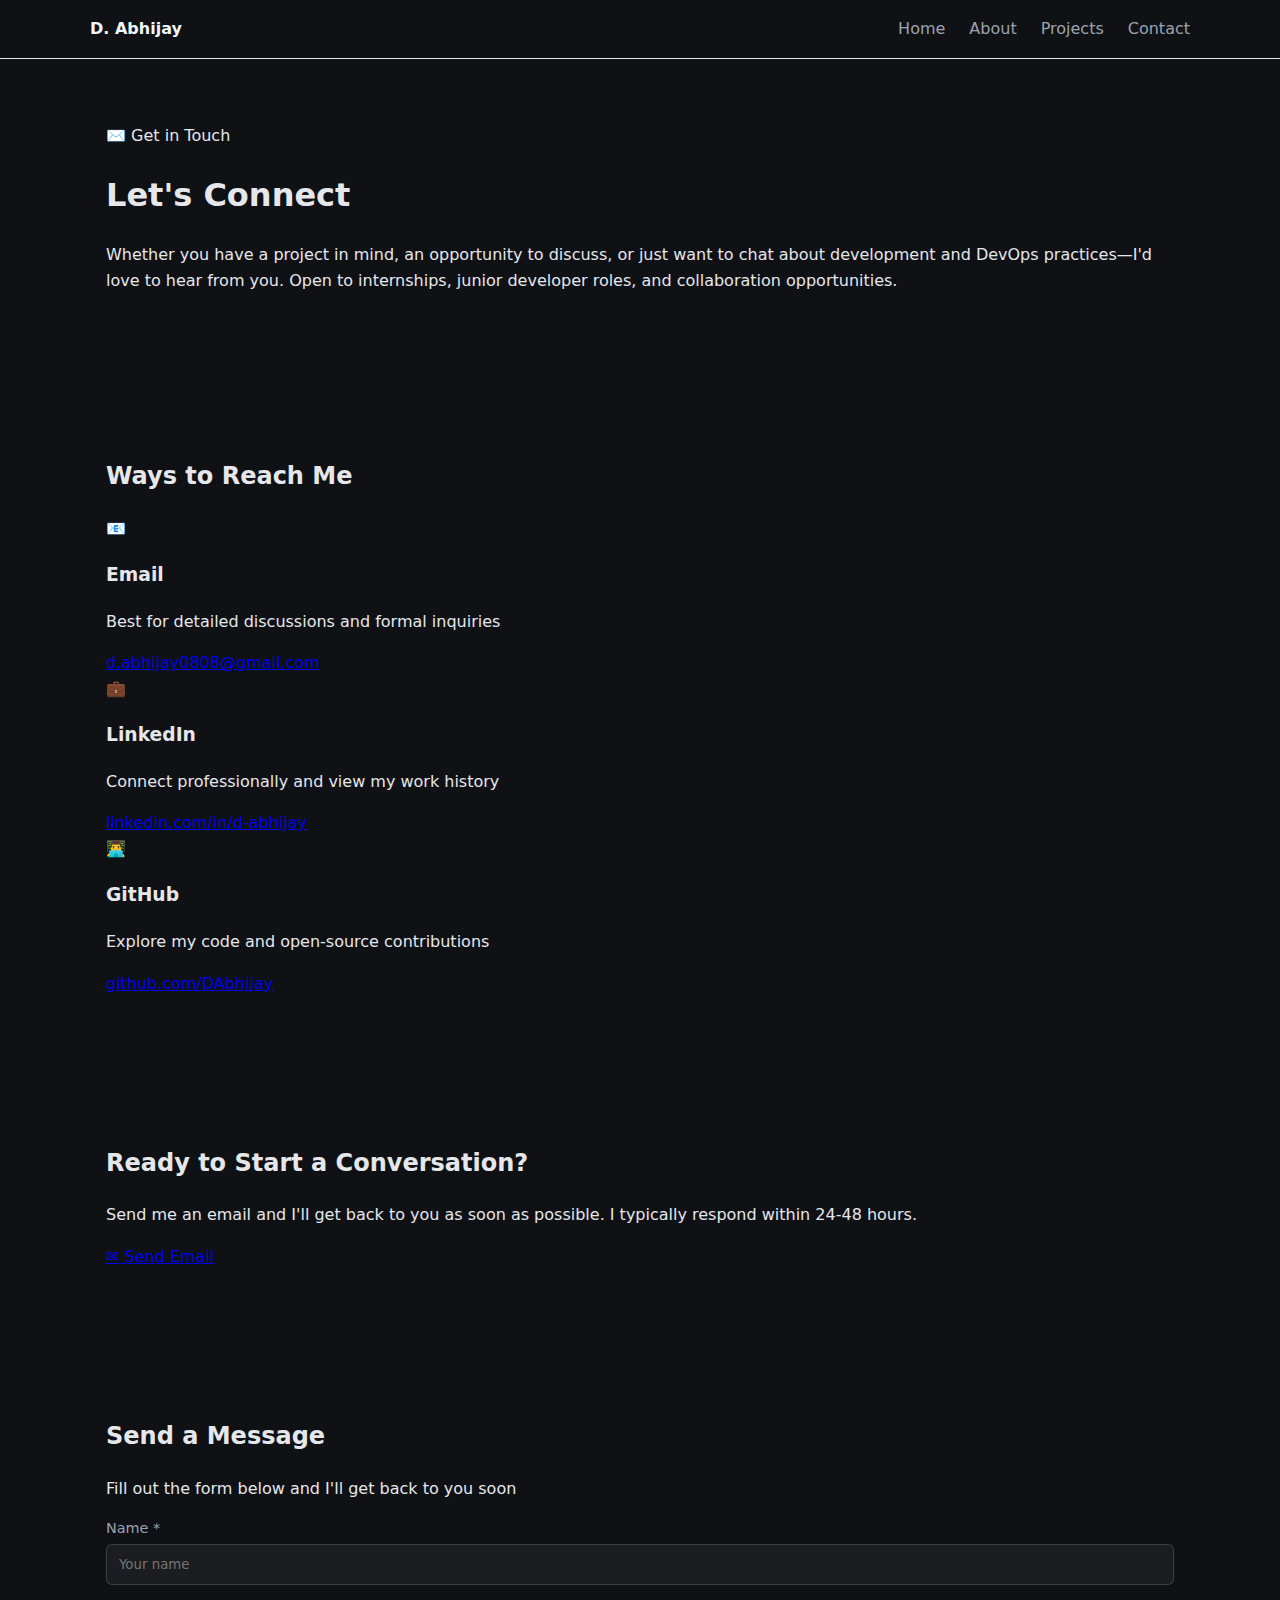
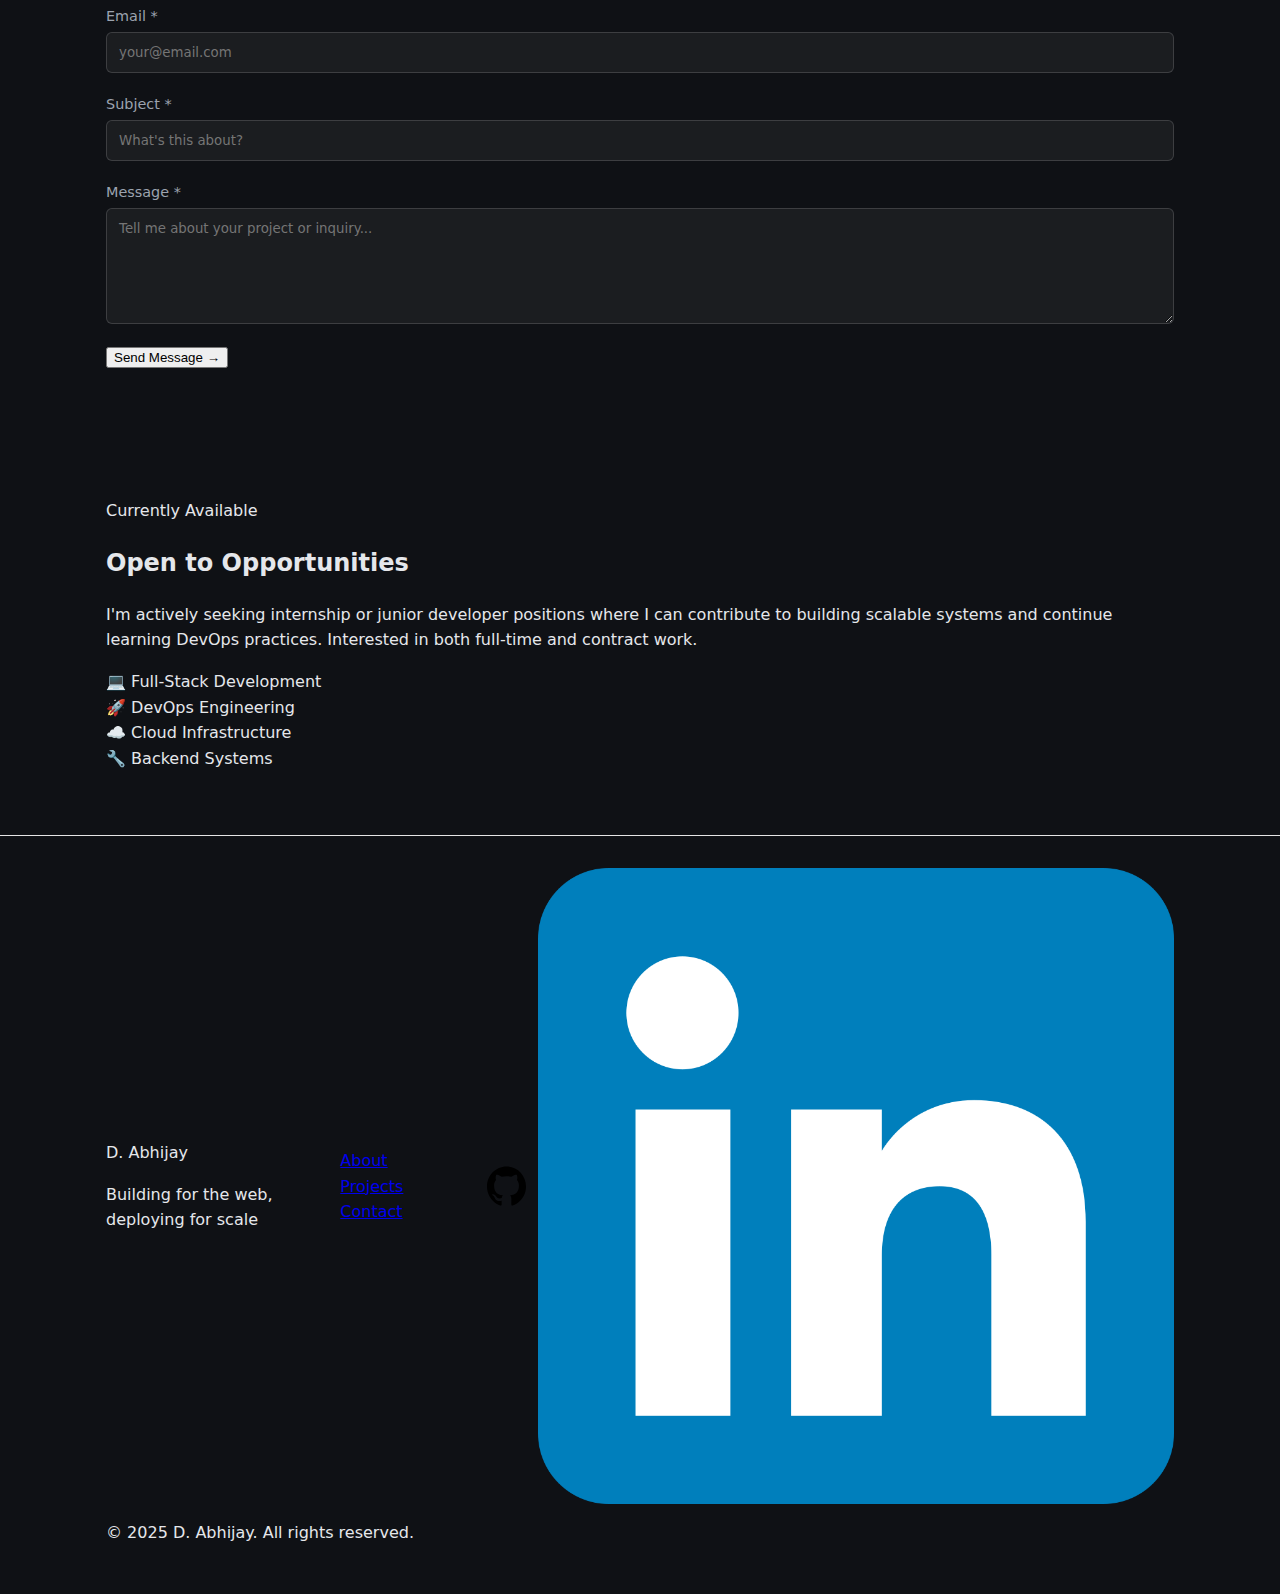
<file: Contact/contact.html>
<!DOCTYPE html>
<html lang="en">
<head>
  <meta charset="UTF-8" />
  <meta name="viewport" content="width=device-width, initial-scale=1.0" />
  <title>Contact | D. Abhijay</title>
  <meta name="description" content="Get in touch with D. Abhijay for collaboration, opportunities, or to discuss DevOps and web development"/>
  <link rel="stylesheet" href="contact.css" />
</head>
<body>

  <!-- Header -->
  <header class="site-header">
    <div class="container header-inner">
      <a href="../index.html" class="logo">D. Abhijay</a>
      <nav class="main-nav">
        <ul>
          <li><a href="../index.html">Home</a></li>
          <li><a href="../About/about.html">About</a></li>
          <li><a href="../Projects/projects.html">Projects</a></li>
          <li><a href="contact.html" aria-current="page">Contact</a></li>
        </ul>
      </nav>
    </div>
  </header>

  <main>

    <!-- Contact Hero -->
    <section class="contact-hero">
      <div class="container">
        <div class="hero-badge">
          <span class="badge-icon">✉️</span>
          <span>Get in Touch</span>
        </div>

        <h1>Let's <span class="gradient-text">Connect</span></h1>

        <p class="hero-description">
          Whether you have a project in mind, an opportunity to discuss, or just want to chat about
          development and DevOps practices—I'd love to hear from you. Open to internships, junior
          developer roles, and collaboration opportunities.
        </p>
      </div>
    </section>

    <!-- Contact Methods -->
    <section class="contact-methods">
      <div class="container">
        <h2 class="section-title">Ways to Reach Me</h2>

        <div class="contact-grid">

          <article class="contact-card">
            <div class="contact-icon">
              <span>📧</span>
            </div>
            <h3>Email</h3>
            <p class="contact-description">
              Best for detailed discussions and formal inquiries
            </p>
            <a href="mailto:d.abhijay0808@gmail.com" class="contact-link">
              d.abhijay0808@gmail.com
            </a>
          </article>

          <article class="contact-card">
            <div class="contact-icon">
              <span>💼</span>
            </div>
            <h3>LinkedIn</h3>
            <p class="contact-description">
              Connect professionally and view my work history
            </p>
            <a href="https://www.linkedin.com/in/d-abhijay-22763a383/" target="_blank" rel="noopener" class="contact-link">
              linkedin.com/in/d-abhijay
            </a>
          </article>

          <article class="contact-card">
            <div class="contact-icon">
              <span>👨‍💻</span>
            </div>
            <h3>GitHub</h3>
            <p class="contact-description">
              Explore my code and open-source contributions
            </p>
            <a href="https://github.com/DAbhijay" target="_blank" rel="noopener" class="contact-link">
              github.com/DAbhijay
            </a>
          </article>

        </div>
      </div>
    </section>

    <!-- Quick Contact CTA -->
    <section class="quick-contact alt-bg">
      <div class="container">
        <div class="quick-contact-content">
          <div class="quick-contact-text">
            <h2>Ready to Start a Conversation?</h2>
            <p>
              Send me an email and I'll get back to you as soon as possible.
              I typically respond within 24-48 hours.
            </p>
          </div>
          <a href="mailto:d.abhijay0808@gmail.com" class="btn btn-primary btn-large">
            <span class="btn-icon">✉</span>
            <span>Send Email</span>
          </a>
        </div>
      </div>
    </section>

    <!-- Contact Form -->
    <section class="contact-form-section">
      <div class="container">
        <h2 class="section-title">Send a Message</h2>
        <p class="section-subtitle">
          Fill out the form below and I'll get back to you soon
        </p>

        <form class="contact-form" action="#" method="post" novalidate>
          
          <div class="form-row">
            <div class="form-group">
              <label for="name">
                Name <span class="required">*</span>
              </label>
              <input 
                id="name" 
                name="name" 
                type="text" 
                placeholder="Your name"
                required 
                autocomplete="name"
              />
            </div>

            <div class="form-group">
              <label for="email">
                Email <span class="required">*</span>
              </label>
              <input 
                id="email" 
                name="email" 
                type="email" 
                placeholder="your@email.com"
                required 
                autocomplete="email"
              />
            </div>
          </div>

          <div class="form-group">
            <label for="subject">
              Subject <span class="required">*</span>
            </label>
            <input 
              id="subject" 
              name="subject" 
              type="text" 
              placeholder="What's this about?"
              required
            />
          </div>

          <div class="form-group">
            <label for="message">
              Message <span class="required">*</span>
            </label>
            <textarea 
              id="message" 
              name="message" 
              rows="6" 
              placeholder="Tell me about your project or inquiry..."
              required
            ></textarea>
          </div>

          <button type="submit" class="btn btn-primary">
            <span>Send Message</span>
            <span class="btn-arrow">→</span>
          </button>

        </form>
      </div>
    </section>

    <!-- Availability Info -->
    <section class="availability-section alt-bg">
      <div class="container">
        <div class="availability-content">
          <div class="availability-badge">
            <span class="status-dot"></span>
            <span>Currently Available</span>
          </div>
          
          <h2>Open to Opportunities</h2>
          
          <p>
            I'm actively seeking internship or junior developer positions where I can contribute
            to building scalable systems and continue learning DevOps practices. Interested in
            both full-time and contract work.
          </p>

          <div class="interests-list">
            <div class="interest-item">
              <span class="interest-icon">💻</span>
              <span>Full-Stack Development</span>
            </div>
            <div class="interest-item">
              <span class="interest-icon">🚀</span>
              <span>DevOps Engineering</span>
            </div>
            <div class="interest-item">
              <span class="interest-icon">☁️</span>
              <span>Cloud Infrastructure</span>
            </div>
            <div class="interest-item">
              <span class="interest-icon">🔧</span>
              <span>Backend Systems</span>
            </div>
          </div>
        </div>
      </div>
    </section>

  </main>

  <!-- Footer -->
  <footer class="site-footer">
    <div class="container footer-inner">
      <div class="footer-left">
        <p class="footer-brand">D. Abhijay</p>
        <p class="footer-tagline">Building for the web, deploying for scale</p>
      </div>

      <div class="footer-links">
        <a href="../About/about.html">About</a>
        <a href="../Projects/projects.html">Projects</a>
        <a href="contact.html">Contact</a>
      </div>

      <div class="footer-social">
        <a href="https://github.com/DAbhijay" target="_blank" aria-label="GitHub" class="social-link">
          <img src="../images/github-icon.svg" alt="GitHub" />
        </a>
        <a href="https://www.linkedin.com/in/d-abhijay-22763a383/" target="_blank" aria-label="LinkedIn" class="social-link">
          <img src="../images/LinkedIn_icon.svg.png" alt="LinkedIn" />
        </a>
      </div>
    </div>

    <div class="container footer-bottom">
      <p>© 2025 D. Abhijay. All rights reserved.</p>
    </div>
  </footer>

</body>
</html>
</file>
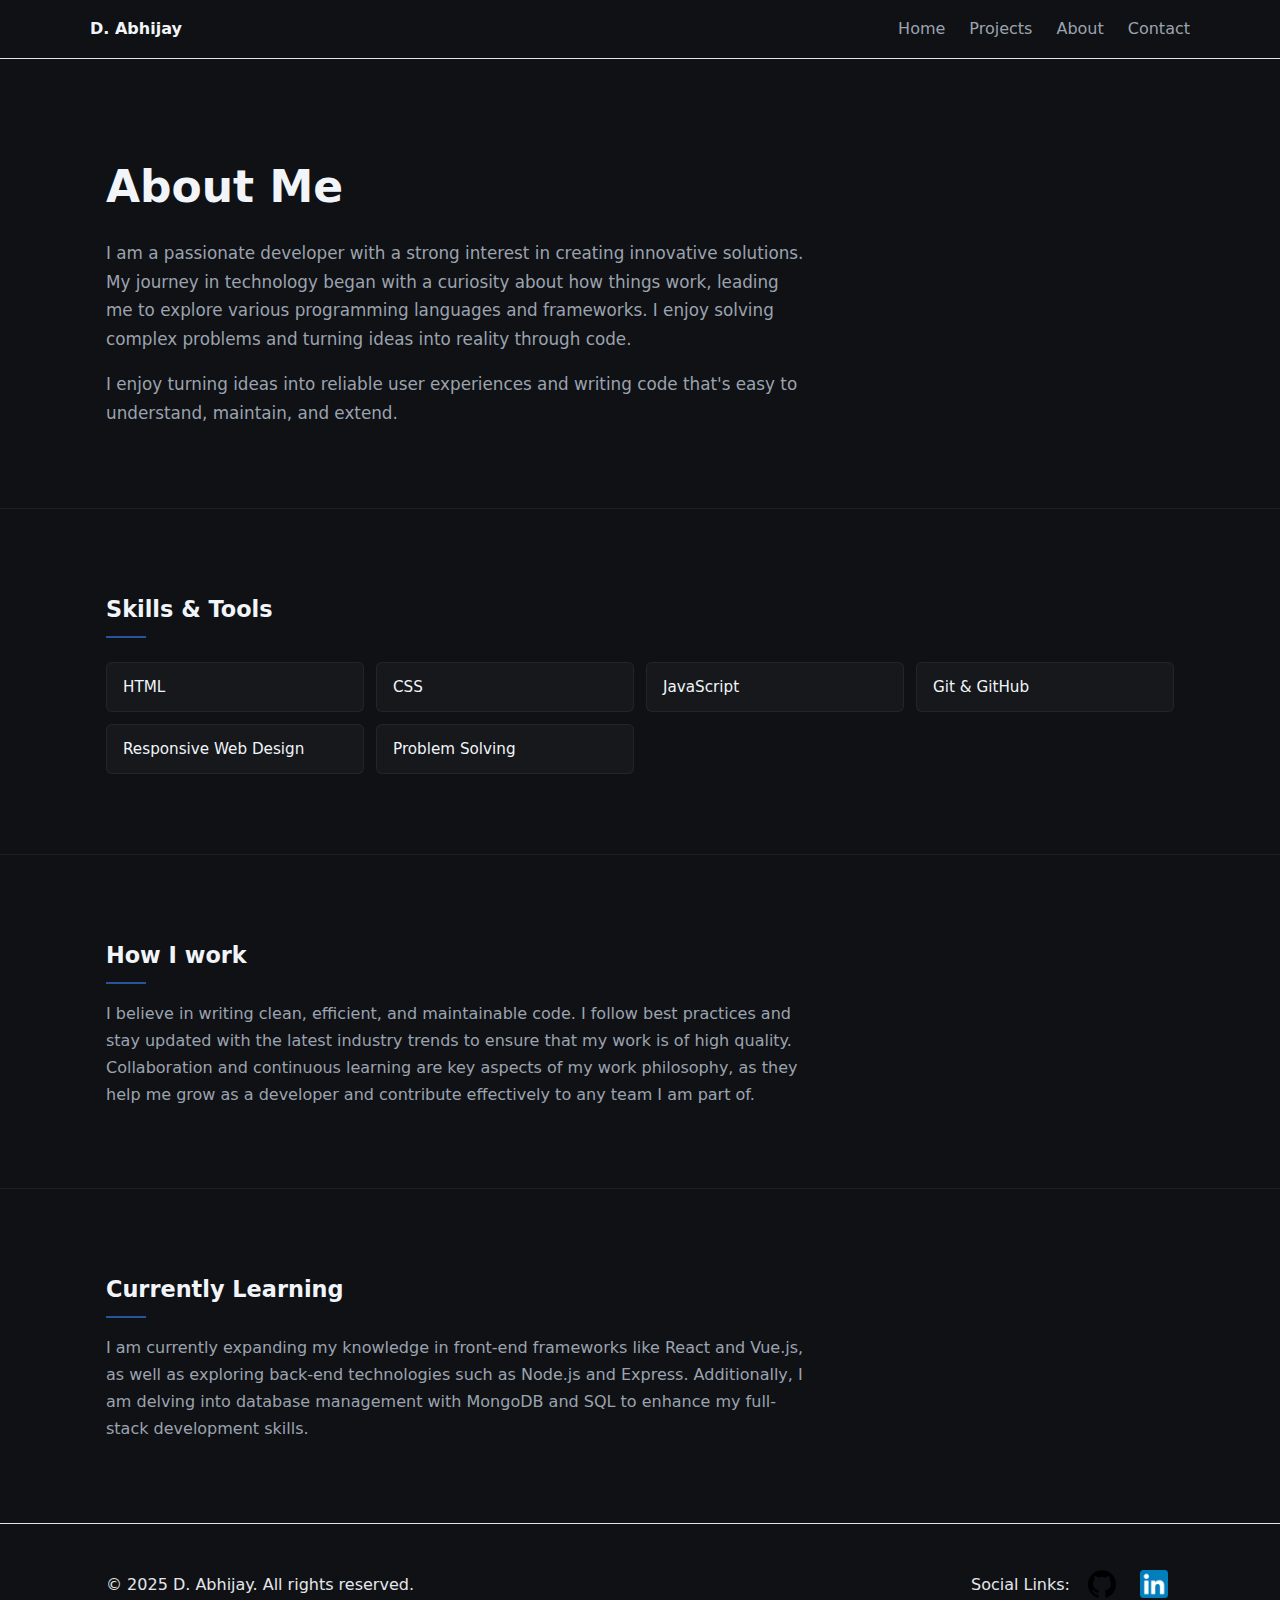
<file: Homepage/About/about.html>
<!DOCTYPE html>
<html lang="en">
    <head>
        <meta charset="UTF-8" />
        <meta name="viewport" content="width=device-width, initial-scale=1.0" />
        <title> About | D. Abhijay </title>
        <link rel="stylesheet" href="about.css" />
    </head>
    <body>
        
        <!--Header-->

        <header class="site-header">
            <div class="container header-inner">
                <a href="/Homepage/index.html" class="logo"> D. Abhijay </a>
                <nav class="main-nav">
                    <ul>
                        <li><a href="/Homepage/index.html">Home</a></li>
                        <li><a href="/Homepage/Projects/projects.html">Projects</a></li>
                        <li><a href="/Homepage/About/about.html">About</a></li>
                        <li><a href="/Homepage/Contact/contact.html">Contact</a></li>
                    </ul>
                </nav>
            </div>
        </header>

        <!--Main-->
        <main class="about-page">

            <!--Intro-->
            <section class="about-intro">
                <div class="container">
                    <h1> About Me </h1>
                    <p> 
                        I am a passionate developer with a strong interest in creating innovative solutions.
                        My journey in technology began with a curiosity about how things work, leading me to explore various programming languages and frameworks.
                        I enjoy solving complex problems and turning ideas into reality through code.
                    </p>
                    <p>
                        I enjoy turning ideas into reliable user experiences and writing code that's easy to understand, maintain, and extend.
                    </p>
                </div>
            </section>

            <!--Skills-->
            <section class="about-skills">
                <div class="container">
                    <h2> Skills & Tools </h2>
                    <ul class="skills-list">
                        <li> HTML </li>
                        <li> CSS </li>
                        <li> JavaScript </li>
                        <li> Git & GitHub </li>
                        <li> Responsive Web Design </li>
                        <li> Problem Solving </li>
                    </ul>
                </div>
            </section>

            <!--Work Philosophy-->
            <section class="about-philosophy">
                <div class="container">
                    <h2> How I work </h2>
                    <p>
                        I believe in writing clean, efficient, and maintainable code.
                        I follow best practices and stay updated with the latest industry trends to ensure that my work is of high quality.
                        Collaboration and continuous learning are key aspects of my work philosophy, as they help me grow as a developer and contribute effectively to any team I am part of.
                    </p>
                </div>
            </section>

            <!--Learning-->
            <section class="about-learning">
                <div class="container">
                    <h2> Currently Learning </h2>
                    <p>
                        I am currently expanding my knowledge in front-end frameworks like React and Vue.js, as well as exploring back-end technologies such as Node.js and Express.
                        Additionally, I am delving into database management with MongoDB and SQL to enhance my full-stack development skills.
                    </p>
                </div>
            </section>


        </main>


        <!--Footer-->
        <footer class="site-footer">
            <div class="container footer-inner">
                <p>© 2025 D. Abhijay. All rights reserved.</p>

                <div class="footer-social">
                    <span class="social-label"> Social Links: </span>

                    <ul class="social-links">
                    <li>
                        <a href="https://github.com/DAbhijay" target="_blank" aria-label="GitHub">
                            <img src="/Homepage/images/github-icon.svg" alt="GitHub">
                        </a>
                    </li>
                    <li>
                        <a href="https://www.linkedin.com/in/d-abhijay-22763a383/" target="_blank" aria-label="LinkedIn">
                            <img src="/Homepage/images/LinkedIn_icon.svg.png" alt="LinkedIn">
                        </a>
                    </li>
                </ul>
                </div>
            </div>
        </footer>
        

    </body>
</html>
</file>
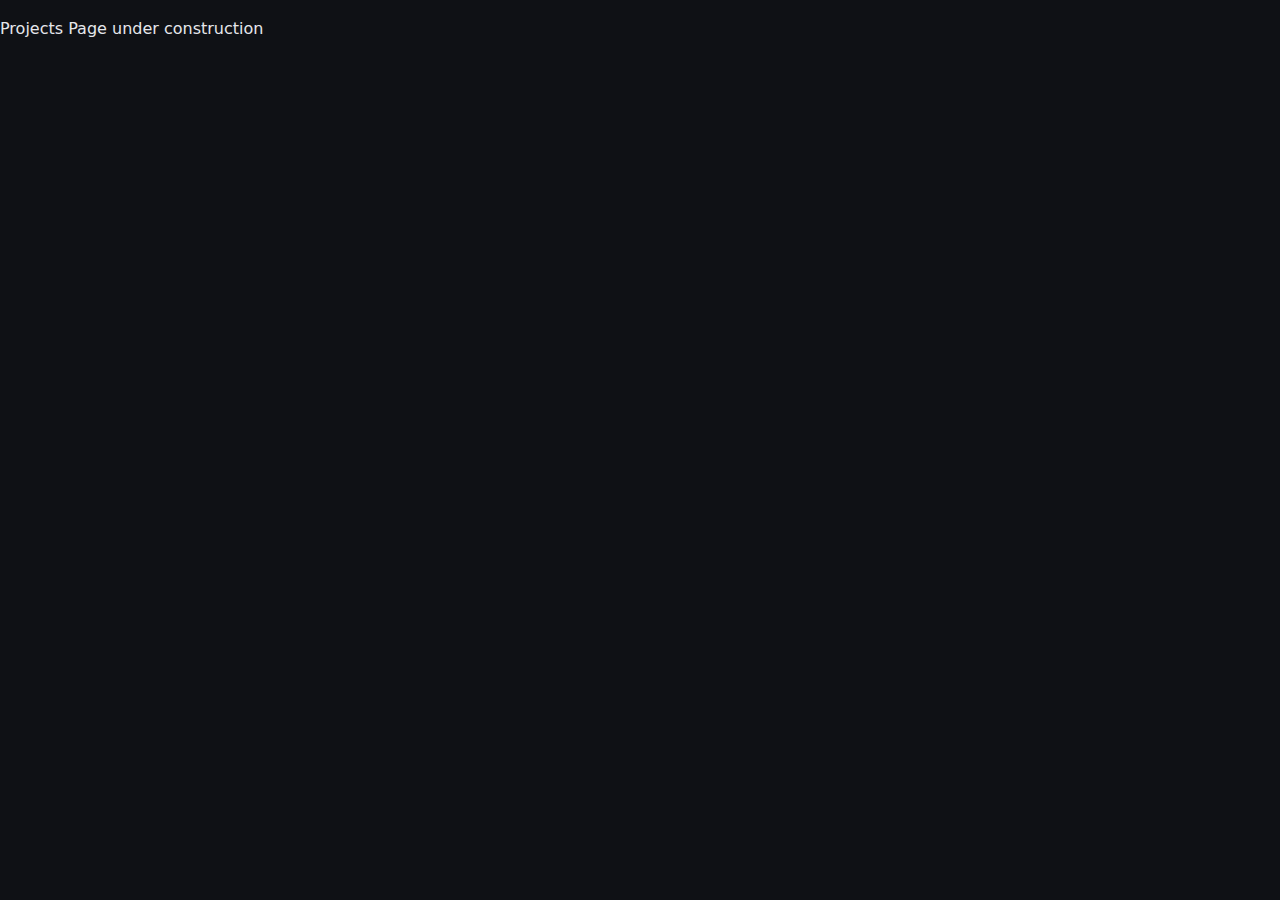
<file: Homepage/Projects/projects.html>
<!DOCTYPE html>
<html lang="en">
    <head>
        <meta charset="UTF-8" />
        <meta name="viewport" content="width=device-width, initial-scale=1.0" />
        <title> Projects | D. Abhijay </title>
        <link rel="stylesheet" href="projects.css" />
    </head>
    <body>
        
        <!--Header-->

        <p> Projects Page under construction </p>

        

    </body>
</html>
</file>
<file: Contact/contact.css>
/* =======================
    CSS Reset
======================= */

*,
*::before,
*::after {
  box-sizing: border-box;
}

body {
  margin: 0;
  font-family: system-ui, -apple-system, sans-serif;
  line-height: 1.6;
  color: #e5e7eb;
  background-color: #0f1115;
}

img {
  max-width: 100%;
  display: block;
}

/* =======================
    Variables CSS
======================= */

:root {
  --max-width: 1100px;
  --spacing: 1rem;

  --color-primary: #f1f5f9;
  --color-secondary: #9ca3af;
  --color-accent: #242020;
  --color-project-link: #60a5fa;
  --color-neon: #3b82f6;

  --border-radius: 6px;
}


/* =======================
    Global Layout CSS
======================= */

.container {
  max-width: var(--max-width);
  margin: 0 auto;
  padding: 0 var(--spacing);
}

section {
  padding: 4rem 0;
}

/* =======================
    Header CSS
======================= */

.site-header {
  border-bottom: 1px solid #e5e5e5;
}

.header-inner {
  display: flex;
  justify-content: space-between;
  align-items: center;
  padding: 1rem 0;
}

.logo {
  font-weight: 700;
  text-decoration: none;
  color: var(--color-primary);;
}

.main-nav ul {
  list-style: none;
  display: flex;
  gap: 1.5rem;
  margin: 0;
  padding: 0;
}

.main-nav a {
  text-decoration: none;
  color: var(--color-secondary);
}

.main-nac a[aria-current="page"] {
  font-weight: 600;
  color: var(--color-primary);
}

/* =======================
    Footer CSS
======================= */

.site-footer {
  border-top: 1px solid #e5e5e5;
  padding: 2rem 0;
}

.footer-inner {
  display: flex;
  justify-content: space-between;
  align-items: center;
  gap: 2rem;
}

.footer-social {
  display: flex;
  align-items: center;
  gap: 0.75rem;
}


/* =======================
    Social Links CSS
======================= */

.social-links {
  list-style: none;
  display: flex;
  align-items: center;
  gap: 0.75rem;
  padding: 0;
  margin: 0;
}
.social-links img {
  width: 28px;
  height: 28px;
  display: block;
}
.social-links a:hover img {
  opacity: 0.75;
}
.social-links a {
  display: inline-flex;
  align-items: center;
  justify-content: center;

  width: 40px;
  height: 40px;

  border-radius: 8px;
  text-decoration: none;
  color: var(--color-secondary);

  transition: background-color 0.2s ease, transform 0.2s ease;
}

/* =======================
   CONTACT PAGE BASE
======================= */

.contact-page section {
  padding: 4rem 0;
}

.contact-page section + section {
  border-top: 1px solid rgba(255, 255, 255, 0.08);
}


/* =======================
   INTRO SECTION
======================= */

.contact-intro h1 {
  font-size: clamp(2.2rem, 4vw, 2.8rem);
  margin-bottom: 1rem;
  color: var(--color-primary);
}

.contact-intro p {
  max-width: 720px;
  font-size: 1.05rem;
  line-height: 1.7;
  color: var(--color-secondary);
}


/* =======================
   CONTACT INFO SECTION
======================= */

.contact-info h2 {
  font-size: 1.4rem;
  margin-bottom: 2rem;
  color: var(--color-primary);
  position: relative;
}

.contact-info h2::after {
  content: "";
  display: block;
  width: 42px;
  height: 2px;
  margin-top: 0.5rem;
  background-color: var(--color-neon);
  opacity: 0.6;
}

/* Layout: links + envelope */
.contact-content {
  display: flex;
  align-items: center;
  justify-content: space-between;
  gap: 4rem;
  flex-wrap: wrap;
}

/* Contact links */
.contact-list {
  list-style: none;
  padding: 0;
  margin: 0;
}

.contact-list li {
  margin-bottom: 0.75rem;
  font-size: 0.95rem;
  color: var(--color-secondary);
}

.contact-list strong {
  color: var(--color-primary);
}

.contact-list a {
  color: #93c5fd;
  text-decoration: none;
}

.contact-list a:hover {
  color: var(--color-neon);
  text-decoration: underline;
}


/* =======================
   ENVELOPE (MAIL CTA)
======================= */

.contact-mail {
  display: flex;
  flex-direction: column;
  align-items: center;
  gap: 0.75rem;
}

.letter-image {
  position: relative;
  width: 180px;
  height: 120px;
  cursor: pointer;
}

/* Base */
.animated-mail {
  position: absolute;
  width: 200px;
  height: 150px;
  transition: transform 0.4s ease;
}

.letter-image:hover .animated-mail {
  transform: translateY(20px);
}

/* Back */
.back-fold {
  position: absolute;
  bottom: 0;
  width: 200px;
  height: 100px;
  background: #1e293b;
  z-index: 0;
}

/* Letter */
.letter {
  position: absolute;
  left: 20px;
  bottom: 0;
  width: 160px;
  height: 60px;
  background: #f8fafc;
  z-index: 1;
  overflow: hidden;
  transition: height 0.4s ease;
}

.letter-image:hover .letter {
  height: 140px;
}

/* Letter details */
.letter-border {
  height: 10px;
  background: repeating-linear-gradient(
    -45deg,
    var(--color-neon),
    var(--color-neon) 8px,
    transparent 8px,
    transparent 16px
  );
}

.letter-title {
  width: 40%;
  height: 10px;
  background: #e5e7eb;
  margin: 10px;
}

.letter-context {
  width: 20%;
  height: 10px;
  background: #e5e7eb;
  margin: 10px;
}

/* Stamp */
.letter-stamp {
  position: absolute;
  right: 10px;
  bottom: 10px;
  width: 30px;
  height: 30px;
  background: var(--color-neon);
  border-radius: 50%;
  opacity: 0.7;
}

.letter-stamp-inner {
  width: 20px;
  height: 20px;
  background: #2563eb;
  border-radius: 50%;
  margin: 5px;
}

/* Bottom flap */
.body {
  position: absolute;
  bottom: 0;
  width: 0;
  height: 0;
  border-left: 100px solid transparent;
  border-right: 100px solid transparent;
  border-top: 50px solid #020617;
  z-index: 2;
}

/* Left flap */
.left-fold {
  position: absolute;
  bottom: 0;
  width: 0;
  height: 0;
  border-top: 50px solid transparent;
  border-bottom: 50px solid transparent;
  border-right: 100px solid #0f172a;
  z-index: 2;
}

/* Top flap */
.top-fold {
  position: absolute;
  top: 50px;
  width: 0;
  height: 0;
  border-left: 100px solid transparent;
  border-right: 100px solid transparent;
  border-bottom: 50px solid #334155;
  transform-origin: 50% 0%;
  transition: transform 0.4s ease;
  z-index: 3;
}

.letter-image:hover .top-fold {
  transform: rotateX(180deg);
}


.letter-image {
  position: relative;
  width: 200px;
  height: 150px;
  overflow: hidden; /* IMPORTANT */
}


/* Letter details */
.letter-border {
  height: 8px;
  background: repeating-linear-gradient(
    -45deg,
    var(--color-neon),
    var(--color-neon) 8px,
    transparent 8px,
    transparent 16px
  );
}

.letter-title,
.letter-context {
  height: 8px;
  background: #e5e7eb;
  margin: 8px 0 0 6px;
}

.letter-title {
  width: 40%;
}

.letter-context {
  width: 20%;
}

/* Stamp */
.letter-stamp {
  position: absolute;
  right: 10px;
  bottom: 8px;
  width: 26px;
  height: 26px;
  border-radius: 50%;
  background: var(--color-neon);
  opacity: 0.7;
}

.letter-stamp-inner {
  width: 16px;
  height: 16px;
  background: #2563eb;
  border-radius: 50%;
  margin: 5px;
}

/* Caption */
.mail-caption {
  font-size: 0.85rem;
  color: var(--color-secondary);
  opacity: 0.8;
}



/* =======================
   CONTACT FORM SECTION
======================= */

.contact-form h2 {
  font-size: 1.4rem;
  margin-bottom: 1.5rem;
  color: var(--color-primary);
}

.contact-form form {
  max-width: 600px;
}

.form-group {
  display: flex;
  flex-direction: column;
  margin-bottom: 1.25rem;
}

.form-group label {
  font-size: 0.9rem;
  margin-bottom: 0.25rem;
  color: var(--color-secondary);
}

.form-group input,
.form-group textarea {
  padding: 0.75rem;
  border-radius: var(--border-radius);
  background: rgba(255, 255, 255, 0.05);
  border: 1px solid rgba(255, 255, 255, 0.15);
  color: var(--color-primary);
  font-family: inherit;
}

.form-group input:focus,
.form-group textarea:focus {
  outline: none;
  border-color: var(--color-neon);
  box-shadow: 0 0 0 1px rgba(59, 130, 246, 0.4);
}


/* =======================
   RESPONSIVE
======================= */

@media (max-width: 700px) {
  .contact-content {
    flex-direction: column;
    align-items: flex-start;
    gap: 3rem;
  }

  .contact-mail {
    align-self: center;
  }
}
</file>
<file: Homepage/About/about.css>
/* =======================
    CSS Reset
======================= */

*,
*::before,
*::after {
  box-sizing: border-box;
}

body {
  margin: 0;
  font-family: system-ui, -apple-system, sans-serif;
  line-height: 1.6;
  color: #e5e7eb;
  background-color: #0f1115;
}

img {
  max-width: 100%;
  display: block;
}

/* =======================
    Variables
======================= */

:root {
  --max-width: 1100px;
  --spacing: 1rem;

  --color-primary: #f1f5f9;
  --color-secondary: #9ca3af;
  --color-accent: #242020;
  --color-project-link: #60a5fa;
  --color-neon: #3b82f6;

  --border-radius: 6px;
}


/* =======================
    Global Layout
======================= */

.container {
  max-width: var(--max-width);
  margin: 0 auto;
  padding: 0 var(--spacing);
}

section {
  padding: 4rem 0;
}

/* =======================
    Header CSS
======================= */

.site-header {
  border-bottom: 1px solid #e5e5e5;
}

.header-inner {
  display: flex;
  justify-content: space-between;
  align-items: center;
  padding: 1rem 0;
}

.logo {
  font-weight: 700;
  text-decoration: none;
  color: var(--color-primary);;
}

.main-nav ul {
  list-style: none;
  display: flex;
  gap: 1.5rem;
  margin: 0;
  padding: 0;
}

.main-nav a {
  text-decoration: none;
  color: var(--color-secondary);
}

.main-nac a[aria-current="page"] {
  font-weight: 600;
  color: var(--color-primary);
}

/* =======================
    Footer CSS
======================= */

.site-footer {
  border-top: 1px solid #e5e5e5;
  padding: 2rem 0;
}

.footer-inner {
  display: flex;
  justify-content: space-between;
  align-items: center;
  gap: 2rem;
}

.footer-social {
  display: flex;
  align-items: center;
  gap: 0.75rem;
}


/* =======================
    Social Links CSS
======================= */

.social-links {
  list-style: none;
  display: flex;
  align-items: center;
  gap: 0.75rem;
  padding: 0;
  margin: 0;
}
.social-links img {
  width: 28px;
  height: 28px;
  display: block;
}
.social-links a:hover img {
  opacity: 0.75;
}
.social-links a {
  display: inline-flex;
  align-items: center;
  justify-content: center;

  width: 40px;
  height: 40px;

  border-radius: 8px;
  text-decoration: none;
  color: var(--color-secondary);

  transition: background-color 0.2s ease, transform 0.2s ease;
}


/* =======================
    About Page CSS
======================= */

.about-page section {
    padding: 4rem 0;
}

.about-page section + section {
    border-top: 1px solid rgba( 255, 255, 255, 0.06);
}

.about-intro h1 {
    font-size: clamp(2rem, 4vw, 2.75rem);
    margin-bottom: 1rem;
    color: var(--color-primary);
}

.about-intro p {
    max-width: 700px;
    font-size: 1.05rem;
    line-height: 1.7;
    color: var(--color-secondary);
}

.about-page h2 {
    font-size: 1.4rem;
    margin-bottom: 1rem;
    color: var(--color-primary);
    position: relative;
}

.about-page h2::after {
    content: "";
    display: block;
    width: 40px;
    height: 2px;
    margin-top: 0.5rem;
    background-color: var(--color-neon);
    opacity: 0.6;
}

.skills-list {
    list-style: none;
    padding: 0;
    margin-top: 1.5rem;

    display: grid;
    grid-template-columns: repeat(auto-fit, minmax(220px, 1fr));
    gap: 0.75rem;
}

.skills-list li {
    padding: 0.75rem 1rem;
    border-radius: var(--border-radius);
    background: rgba(255, 255, 255, 0.03);
    border: 1px solid rgba(255, 255, 255, 0.06);
    font-size: 0.95rem;
    color: var(--color-primary);
}

.about-philosophy p,
.about-learning p {
    max-width: 700px;
    font-size: 1rem;
    line-height: 1.7;
    color: var(--color-secondary);
}

@media (max-width: 600px) {
    .about-page section{
        padding: 3rem 0;
    }

    .about-intro h1{
        font-size: 2rem;
    }
}
</file>
<file: Homepage/Projects/projects.css>
/* CSS RESET */

*,
*::before,
*::after {
  box-sizing: border-box;
}

body {
  margin: 0;
  font-family: system-ui, -apple-system, sans-serif;
  line-height: 1.6;
  color: #e5e7eb;
  background-color: #0f1115;
}

img {
  max-width: 100%;
  display: block;
}

/* Variables */

:root {
  --max-width: 1100px;
  --spacing: 1rem;

  --color-primary: #f1f5f9;
  --color-secondary: #9ca3af;
  --color-accent: #242020;
  --color-project-link: #60a5fa;
  --color-neon: #3b82f6;

  --border-radius: 6px;
}


/* Global Layout */

.container {
  max-width: var(--max-width);
  margin: 0 auto;
  padding: 0 var(--spacing);
}

section {
  padding: 4rem 0;
}

/* Header CSS */

.site-header {
  border-bottom: 1px solid #e5e5e5;
}

.header-inner {
  display: flex;
  justify-content: space-between;
  align-items: center;
  padding: 1rem 0;
}

.logo {
  font-weight: 700;
  text-decoration: none;
  color: var(--color-primary);;
}

.main-nav ul {
  list-style: none;
  display: flex;
  gap: 1.5rem;
  margin: 0;
  padding: 0;
}

.main-nav a {
  text-decoration: none;
  color: var(--color-secondary);
}

.main-nac a[aria-current="page"] {
  font-weight: 600;
  color: var(--color-primary);
}

/* Footer */

.site-footer {
  border-top: 1px solid #e5e5e5;
  padding: 2rem 0;
}

.footer-inner {
  display: flex;
  justify-content: space-between;
  align-items: center;
  gap: 2rem;
}

.footer-social {
  display: flex;
  align-items: center;
  gap: 0.75rem;
}


/* Social Links CSS */

.social-links {
  list-style: none;
  display: flex;
  align-items: center;
  gap: 0.75rem;
  padding: 0;
  margin: 0;
}
.social-links img {
  width: 28px;
  height: 28px;
  display: block;
}
.social-links a:hover img {
  opacity: 0.75;
}
.social-links a {
  display: inline-flex;
  align-items: center;
  justify-content: center;

  width: 40px;
  height: 40px;

  border-radius: 8px;
  text-decoration: none;
  color: var(--color-secondary);

  transition: background-color 0.2s ease, transform 0.2s ease;
}
</file>
